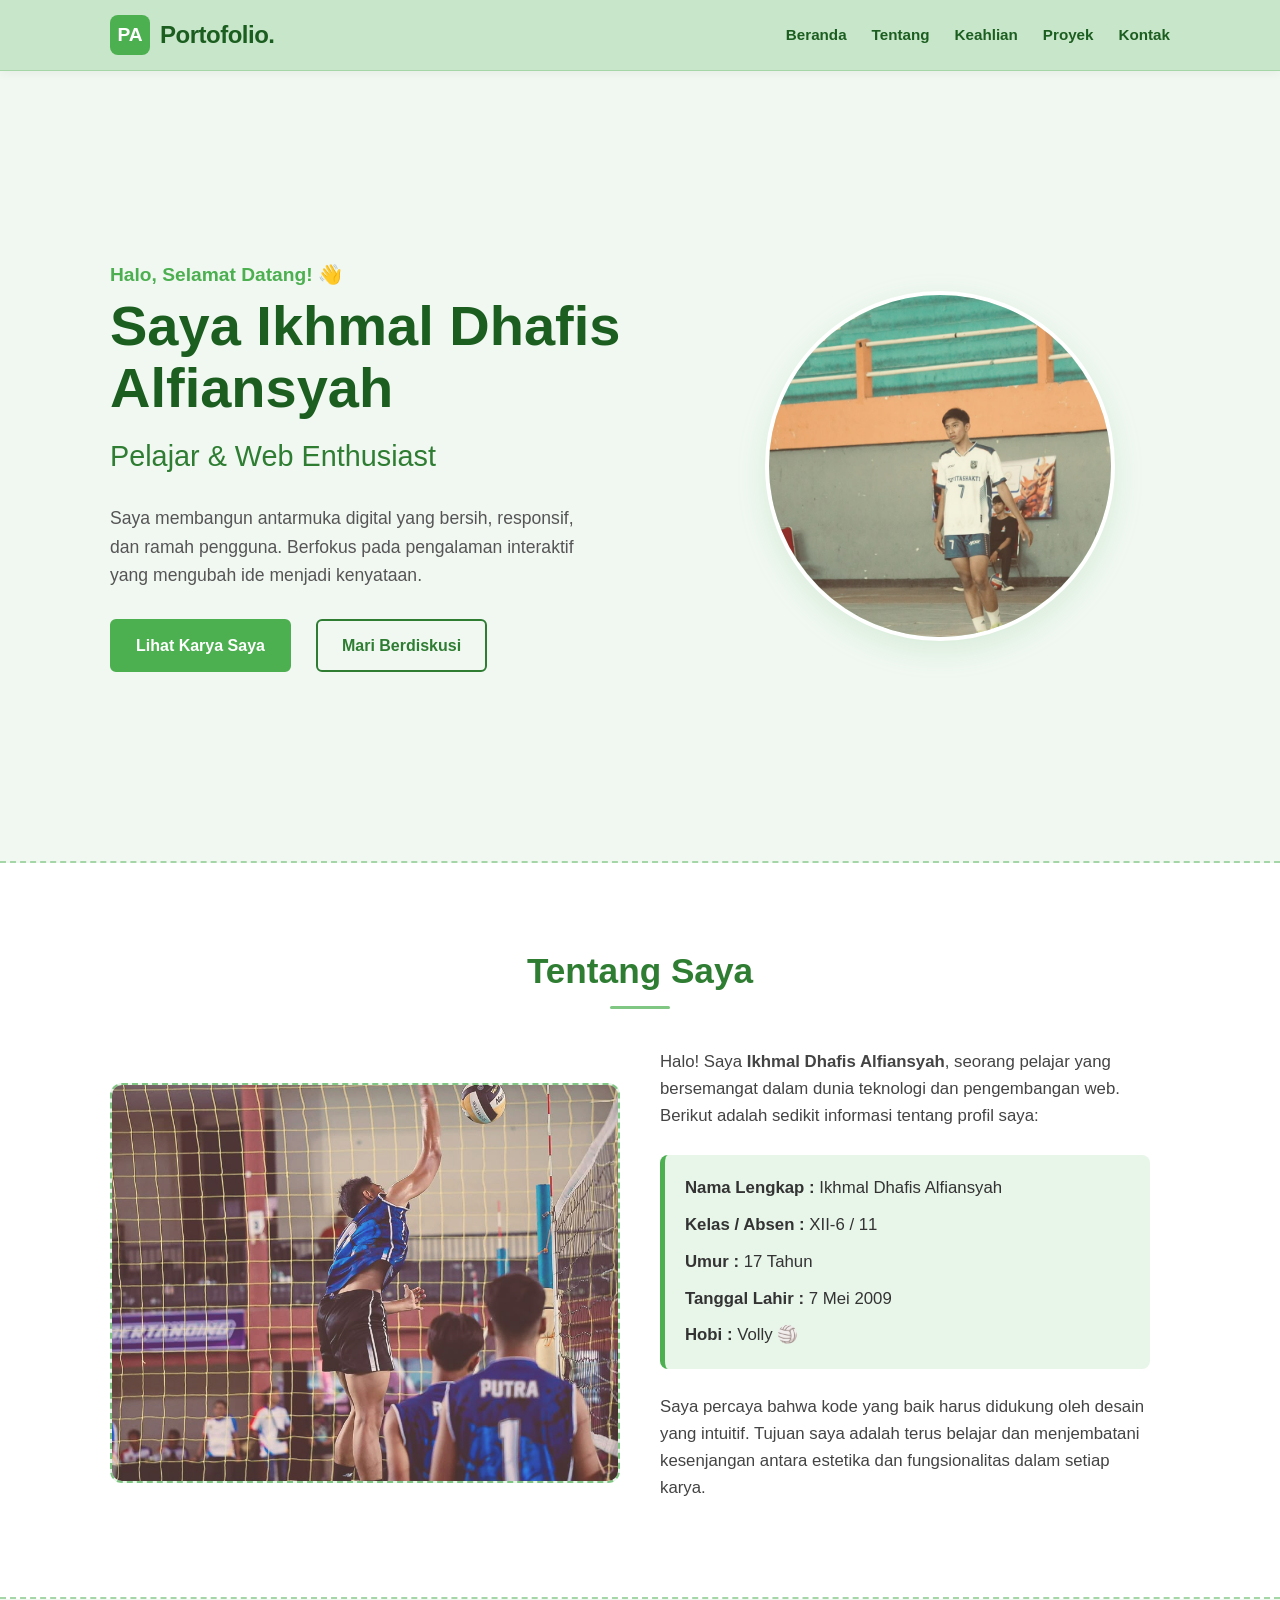
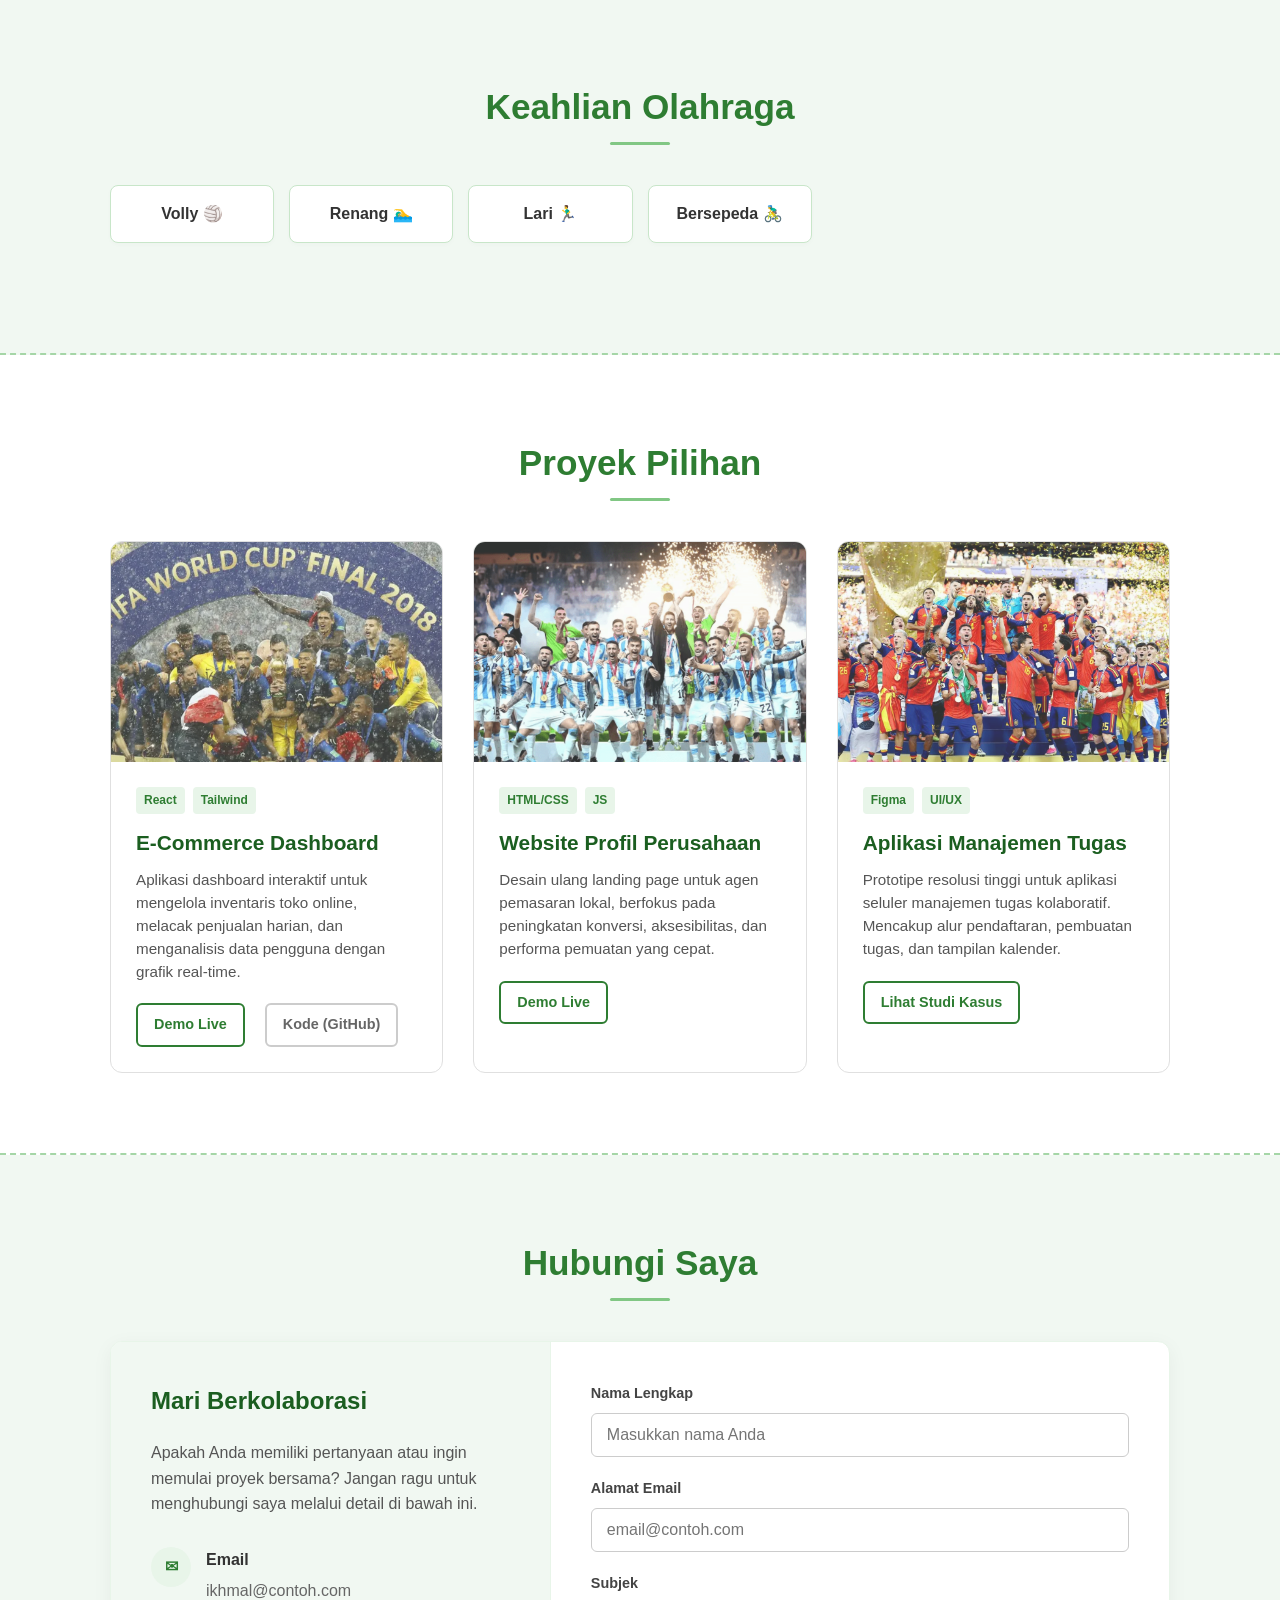
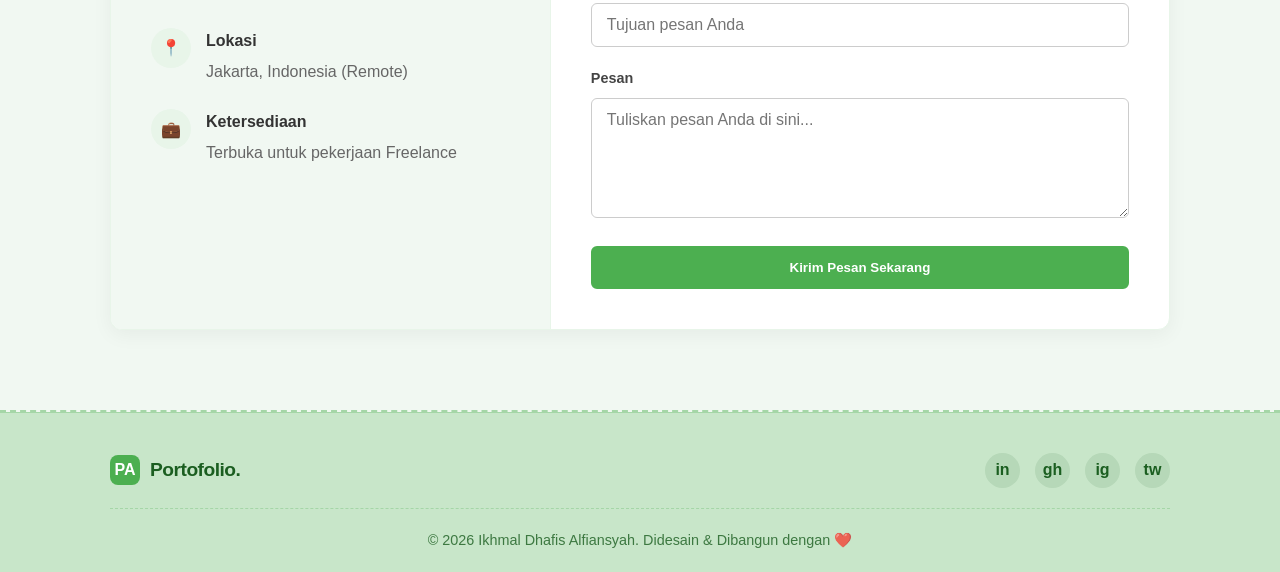
<file: BIODATA/Untitled-1.html>
<!doctype html>
<html lang="id">
  <head>
    <meta charset="UTF-8" />
    <meta name="viewport" content="width=device-width, initial-scale=1.0" />
    <title>Wireframe Portofolio</title>
    <style>
      /* --- RESET & VARIABEL DASAR --- */
      * {
        margin: 0;
        padding: 0;
        box-sizing: border-box;
        font-family: 'Segoe UI', Tahoma, Geneva, Verdana, sans-serif;
      }

      body {
        line-height: 1.6;
        color: #333;
        background-color: #fff;
        scroll-behavior: smooth;
      }

      .container {
        max-width: 1100px;
        margin: 0 auto;
        padding: 0 20px;
      }

      .section {
        padding: 80px 0;
        border-bottom: 2px dashed #a5d6a7;
      }

      .bg-light {
        background-color: #f1f8f2;
      }

      .section-title {
        text-align: center;
        margin-bottom: 40px;
        font-size: 2.2rem;
        color: #2e7d32;
        position: relative;
        padding-bottom: 10px;
      }

      .section-title::after {
        content: '';
        position: absolute;
        bottom: 0;
        left: 50%;
        transform: translateX(-50%);
        width: 60px;
        height: 3px;
        background-color: #81c784;
        border-radius: 2px;
      }

      /* --- KOTAK WIREFRAME --- */
      .wireframe-box {
        background-color: #e8f5e9;
        border: 2px dashed #81c784;
        color: #4caf50;
        display: flex;
        align-items: center;
        justify-content: center;
        text-align: center;
        font-weight: 600;
        border-radius: 8px;
        overflow: hidden;
      }

      .wireframe-box img {
        width: 100%;
        height: 100%;
        object-fit: cover;
        opacity: 0.8;
        transition: opacity 0.3s;
      }

      .wireframe-box:hover img {
        opacity: 1;
      }

      /* --- TOMBOL (BUTTONS) --- */
      .btn {
        display: inline-block;
        padding: 12px 24px;
        background-color: #4caf50;
        color: #fff;
        text-decoration: none;
        border: 2px solid #4caf50;
        margin-right: 10px;
        cursor: pointer;
        border-radius: 6px;
        font-weight: 600;
        transition: all 0.3s ease;
      }

      .btn:hover {
        background-color: #388e3c;
        border-color: #388e3c;
        transform: translateY(-2px);
        box-shadow: 0 4px 8px rgba(76, 175, 80, 0.2);
      }

      .btn-outline {
        background-color: transparent;
        color: #2e7d32;
        border-color: #2e7d32;
      }

      .btn-outline:hover {
        background-color: #2e7d32;
        color: #fff;
      }

      /* --- NAVIGASI --- */
      .navbar {
        background-color: #c8e6c9;
        border-bottom: 1px solid #a5d6a7;
        position: sticky;
        top: 0;
        z-index: 100;
        box-shadow: 0 2px 10px rgba(0, 0, 0, 0.05);
      }

      .nav-container {
        display: flex;
        justify-content: space-between;
        align-items: center;
        height: 70px;
      }

      .logo-container {
        display: flex;
        align-items: center;
        gap: 10px;
      }

      .logo-img {
        width: 40px;
        height: 40px;
        background-color: #4caf50;
        color: white;
        display: flex;
        align-items: center;
        justify-content: center;
        font-weight: bold;
        font-size: 1.2rem;
        border-radius: 8px;
      }

      .logo-text {
        font-size: 1.5rem;
        font-weight: bold;
        color: #1b5e20;
        letter-spacing: -0.5px;
      }

      .nav-links {
        list-style: none;
        display: flex;
      }

      .nav-links li {
        margin-left: 25px;
      }

      .nav-links a {
        text-decoration: none;
        color: #1b5e20;
        font-weight: 600;
        font-size: 0.95rem;
        transition: color 0.3s;
        position: relative;
      }

      .nav-links a::after {
        content: '';
        position: absolute;
        width: 0;
        height: 2px;
        bottom: -5px;
        left: 0;
        background-color: #4caf50;
        transition: width 0.3s;
      }

      .nav-links a:hover {
        color: #4caf50;
      }

      .nav-links a:hover::after {
        width: 100%;
      }

      /* --- HERO SECTION --- */
      .hero-container {
        display: flex;
        align-items: center;
        justify-content: space-between;
        gap: 50px;
        min-height: 70vh;
      }

      .hero-content {
        flex: 1.2;
      }

      .hero-greeting {
        color: #4caf50;
        font-weight: 600;
        font-size: 1.2rem;
        margin-bottom: 5px;
        display: block;
      }

      .hero-content h1 {
        font-size: 3.5rem;
        line-height: 1.1;
        margin-bottom: 15px;
        color: #1b5e20;
      }

      .hero-content h2 {
        color: #2e7d32;
        margin-bottom: 25px;
        font-size: 1.8rem;
        font-weight: 500;
      }

      .hero-content p {
        margin-bottom: 30px;
        font-size: 1.1rem;
        color: #555;
        max-width: 90%;
      }

      .hero-buttons {
        display: flex;
        gap: 15px;
      }

      .hero-image {
        flex: 1;
        display: flex;
        justify-content: center;
      }

      .hero-image .wireframe-box {
        width: 350px;
        height: 350px;
        border-radius: 50%;
        border: 4px solid #fff;
        box-shadow: 0 10px 30px rgba(76, 175, 80, 0.15);
        background-color: #c8e6c9;
      }

      /* --- TENTANG SAYA --- */
      .about-grid {
        display: grid;
        grid-template-columns: 1fr 1fr;
        gap: 40px;
        align-items: center;
      }

      .about-image {
        height: 400px;
        border-radius: 12px;
      }

      .about-text {
        padding-right: 20px;
      }

      .about-text p {
        margin-bottom: 15px;
        color: #444;
        font-size: 1.05rem;
      }

      /* --- KEAHLIAN (SKILLS) --- */
      .skills-category {
        margin-bottom: 30px;
      }

      .skills-category h3 {
        color: #2e7d32;
        margin-bottom: 15px;
        font-size: 1.2rem;
      }

      .skills-grid {
        display: grid;
        grid-template-columns: repeat(auto-fill, minmax(150px, 1fr));
        gap: 15px;
      }

      .skill-item {
        padding: 15px;
        border-radius: 8px;
        background-color: white;
        border: 1px solid #c8e6c9;
        box-shadow: 0 2px 5px rgba(0, 0, 0, 0.02);
        font-weight: 600;
        color: #333;
        transition:
          transform 0.2s,
          border-color 0.2s;
      }

      .skill-item:hover {
        transform: translateY(-3px);
        border-color: #4caf50;
      }

      /* --- PROYEK --- */
      .project-grid {
        display: grid;
        grid-template-columns: repeat(auto-fit, minmax(320px, 1fr));
        gap: 30px;
      }

      .project-card {
        border: 1px solid #e0e0e0;
        background-color: #fff;
        border-radius: 12px;
        overflow: hidden;
        transition: all 0.3s ease;
      }

      .project-card:hover {
        transform: translateY(-8px);
        box-shadow: 0 12px 20px rgba(76, 175, 80, 0.1);
        border-color: #a5d6a7;
      }

      .project-img {
        height: 220px;
        border-bottom: 1px solid #eee;
        border-radius: 0;
        border: none;
      }

      .project-info {
        padding: 25px;
      }

      .project-tags {
        display: flex;
        gap: 8px;
        margin-bottom: 12px;
      }

      .tag {
        font-size: 0.75rem;
        background-color: #e8f5e9;
        color: #2e7d32;
        padding: 4px 8px;
        border-radius: 4px;
        font-weight: 600;
      }

      .project-info h3 {
        margin-bottom: 10px;
        color: #1b5e20;
        font-size: 1.3rem;
      }

      .project-info p {
        margin-bottom: 20px;
        color: #555;
        font-size: 0.95rem;
        line-height: 1.5;
      }

      .project-links {
        display: flex;
        gap: 10px;
      }

      /* --- KONTAK --- */
      .contact-wrapper {
        background-color: white;
        border-radius: 12px;
        box-shadow: 0 5px 20px rgba(0, 0, 0, 0.05);
        display: flex;
        overflow: hidden;
        border: 1px solid #e8f5e9;
      }

      .contact-info {
        flex: 1;
        background-color: #f1f8f2;
        padding: 40px;
        border-right: 1px solid #e8f5e9;
      }

      .contact-info h3 {
        color: #1b5e20;
        margin-bottom: 20px;
        font-size: 1.5rem;
      }

      .info-item {
        margin-bottom: 25px;
        display: flex;
        align-items: flex-start;
        gap: 15px;
      }

      .info-icon {
        width: 40px;
        height: 40px;
        background-color: #e8f5e9;
        border-radius: 50%;
        display: flex;
        align-items: center;
        justify-content: center;
        color: #2e7d32;
        font-weight: bold;
        flex-shrink: 0;
      }

      .info-text h4 {
        color: #333;
        margin-bottom: 5px;
      }

      .info-text p {
        color: #666;
      }

      .contact-form {
        flex: 1.5;
        padding: 40px;
      }

      .form-group {
        margin-bottom: 20px;
      }

      .form-group label {
        display: block;
        margin-bottom: 8px;
        color: #444;
        font-weight: 600;
        font-size: 0.9rem;
      }

      .form-control {
        width: 100%;
        padding: 12px 15px;
        border: 1px solid #ccc;
        border-radius: 6px;
        font-size: 1rem;
        transition: border-color 0.3s;
      }

      .form-control:focus {
        outline: none;
        border-color: #4caf50;
        box-shadow: 0 0 0 3px rgba(76, 175, 80, 0.1);
      }

      textarea.form-control {
        resize: vertical;
        min-height: 120px;
      }

      /* --- FOOTER --- */
      .footer {
        background-color: #c8e6c9;
        color: #1b5e20;
        padding: 40px 0 20px;
        border-top: 1px solid #a5d6a7;
      }

      .footer-content {
        display: flex;
        justify-content: space-between;
        align-items: center;
        margin-bottom: 20px;
        padding-bottom: 20px;
        border-bottom: 1px dashed #a5d6a7;
      }

      .social-links {
        display: flex;
        gap: 15px;
      }

      .social-icon {
        width: 35px;
        height: 35px;
        border-radius: 50%;
        background-color: rgba(27, 94, 32, 0.1);
        color: #1b5e20;
        display: flex;
        align-items: center;
        justify-content: center;
        text-decoration: none;
        font-weight: bold;
        transition: all 0.3s;
      }

      .social-icon:hover {
        background-color: #1b5e20;
        color: white;
      }

      .copyright {
        text-align: center;
        font-size: 0.9rem;
        opacity: 0.8;
      }

      /* --- RESPONSIVE --- */
      @media (max-width: 768px) {
        .nav-links {
          display: none; /* Sembunyikan menu di mobile (bisa diganti dgn hamburger menu nanti) */
        }

        .hero-container {
          flex-direction: column-reverse;
          text-align: center;
          gap: 30px;
          padding-top: 40px;
        }

        .hero-content p {
          margin: 0 auto 30px;
        }

        .hero-buttons {
          justify-content: center;
        }

        .hero-image .wireframe-box {
          width: 280px;
          height: 280px;
        }

        .about-grid {
          grid-template-columns: 1fr;
        }

        .contact-wrapper {
          flex-direction: column;
        }

        .footer-content {
          flex-direction: column;
          gap: 20px;
        }
      }
    </style>
  </head>
  <body>
    <!-- Menu Navigasi -->
    <header class="navbar">
      <div class="container nav-container">
        <div class="logo-container">
          <!-- Dummy Logo: Kotak inisial -->
          <div class="logo-img">PA</div>
          <div class="logo-text">Portofolio.</div>
        </div>
        <nav>
          <ul class="nav-links">
            <li><a href="#hero">Beranda</a></li>
            <li><a href="#about">Tentang</a></li>
            <li><a href="#skills">Keahlian</a></li>
            <li><a href="#projects">Proyek</a></li>
            <li><a href="#contact">Kontak</a></li>
          </ul>
        </nav>
      </div>
    </header>

    <!-- Bagian Hero -->
    <section id="hero" class="section bg-light">
      <div class="container hero-container">
        <div class="hero-content">
          <span class="hero-greeting">Halo, Selamat Datang! 👋</span>
          <h1>Saya Ikhmal Dhafis Alfiansyah</h1>
          <h2>Pelajar & Web Enthusiast</h2>
          <p>Saya membangun antarmuka digital yang bersih, responsif, dan ramah pengguna. Berfokus pada pengalaman interaktif yang mengubah ide menjadi kenyataan.</p>
          <div class="hero-buttons">
            <a href="#projects" class="btn">Lihat Karya Saya</a>
            <a href="#contact" class="btn btn-outline">Mari Berdiskusi</a>
          </div>
        </div>
        <div class="hero-image">
          <!-- Dummy Foto Profil -->
          <div class="wireframe-box">
            <img src="WhatsApp Image 2026-08-04 at 09.57.56.jpeg" alt="Foto Profil Dummy" />
          </div>
        </div>
      </div>
    </section>

    <!-- Bagian Tentang Saya -->
    <section id="about" class="section">
      <div class="container">
        <h2 class="section-title">Tentang Saya</h2>
        <div class="about-grid">
          <div class="about-image wireframe-box">
            <img src="WhatsApp Image 2026-08-04 at 09.57.56 (1).jpeg" alt="Foto Ikhmal" />
          </div>
          <div class="about-text">
            <p>Halo! Saya <strong>Ikhmal Dhafis Alfiansyah</strong>, seorang pelajar yang bersemangat dalam dunia teknologi dan pengembangan web. Berikut adalah sedikit informasi tentang profil saya:</p>

            <!-- Kotak Info Pribadi -->
            <div style="margin: 25px 0; background-color: #e8f5e9; padding: 20px; border-radius: 8px; border-left: 5px solid #4caf50">
              <ul style="list-style-type: none; padding: 0; margin: 0; color: #333; font-size: 1.05rem">
                <li style="margin-bottom: 10px"><strong>Nama Lengkap :</strong> Ikhmal Dhafis Alfiansyah</li>
                <li style="margin-bottom: 10px"><strong>Kelas / Absen :</strong> XII-6 / 11</li>
                <li style="margin-bottom: 10px"><strong>Umur :</strong> 17 Tahun</li>
                <li style="margin-bottom: 10px"><strong>Tanggal Lahir :</strong> 7 Mei 2009</li>
                <li style="margin-bottom: 0"><strong>Hobi :</strong> Volly 🏐</li>
              </ul>
            </div>

            <p>Saya percaya bahwa kode yang baik harus didukung oleh desain yang intuitif. Tujuan saya adalah terus belajar dan menjembatani kesenjangan antara estetika dan fungsionalitas dalam setiap karya.</p>
          </div>
        </div>
      </div>
    </section>

    <!-- Bagian Keahlian -->
    <section id="skills" class="section bg-light">
      <div class="container">
        <h2 class="section-title">Keahlian Olahraga</h2>

        <div class="skills-category">
          <div class="skills-grid">
            <div class="skill-item wireframe-box">Volly 🏐</div>
            <div class="skill-item wireframe-box">Renang 🏊‍♂️</div>
            <div class="skill-item wireframe-box">Lari 🏃‍♂️</div>
            <div class="skill-item wireframe-box">Bersepeda 🚴‍♂️</div>
          </div>
        </div>
      </div>
    </section>

    <!-- Bagian Proyek -->
    <section id="projects" class="section">
      <div class="container">
        <h2 class="section-title">Proyek Pilihan</h2>
        <div class="project-grid">
          <!-- Kartu Proyek 1 -->
          <div class="project-card">
            <div class="project-img wireframe-box">
              <img src="_102539689_048182298-1.jpg.webp" alt="Proyek 1" />
            </div>
            <div class="project-info">
              <div class="project-tags">
                <span class="tag">React</span>
                <span class="tag">Tailwind</span>
              </div>
              <h3>E-Commerce Dashboard</h3>
              <p>Aplikasi dashboard interaktif untuk mengelola inventaris toko online, melacak penjualan harian, dan menganalisis data pengguna dengan grafik real-time.</p>
              <div class="project-links">
                <a href="#" class="btn btn-outline" style="padding: 8px 16px; font-size: 0.9rem">Demo Live</a>
                <a href="#" class="btn btn-outline" style="padding: 8px 16px; font-size: 0.9rem; border-color: #ccc; color: #666">Kode (GitHub)</a>
              </div>
            </div>
          </div>

          <!-- Kartu Proyek 2 -->
          <div class="project-card">
            <div class="project-img wireframe-box">
              <img src="FOTO2.png" alt="Proyek 2" />
            </div>
            <div class="project-info">
              <div class="project-tags">
                <span class="tag">HTML/CSS</span>
                <span class="tag">JS</span>
              </div>
              <h3>Website Profil Perusahaan</h3>
              <p>Desain ulang landing page untuk agen pemasaran lokal, berfokus pada peningkatan konversi, aksesibilitas, dan performa pemuatan yang cepat.</p>
              <div class="project-links">
                <a href="#" class="btn btn-outline" style="padding: 8px 16px; font-size: 0.9rem">Demo Live</a>
              </div>
            </div>
          </div>

          <!-- Kartu Proyek 3 -->
          <div class="project-card">
            <div class="project-img wireframe-box">
              <img src="FOTO P.jpeg" alt="Proyek 3" />
            </div>
            <div class="project-info">
              <div class="project-tags">
                <span class="tag">Figma</span>
                <span class="tag">UI/UX</span>
              </div>
              <h3>Aplikasi Manajemen Tugas</h3>
              <p>Prototipe resolusi tinggi untuk aplikasi seluler manajemen tugas kolaboratif. Mencakup alur pendaftaran, pembuatan tugas, dan tampilan kalender.</p>
              <div class="project-links">
                <a href="#" class="btn btn-outline" style="padding: 8px 16px; font-size: 0.9rem">Lihat Studi Kasus</a>
              </div>
            </div>
          </div>
        </div>
      </div>
    </section>

    <!-- Bagian Kontak -->
    <section id="contact" class="section bg-light">
      <div class="container">
        <h2 class="section-title">Hubungi Saya</h2>
        <div class="contact-wrapper">
          <!-- Info Kontak -->
          <div class="contact-info">
            <h3>Mari Berkolaborasi</h3>
            <p style="margin-bottom: 30px; color: #555">Apakah Anda memiliki pertanyaan atau ingin memulai proyek bersama? Jangan ragu untuk menghubungi saya melalui detail di bawah ini.</p>

            <div class="info-item">
              <div class="info-icon">✉</div>
              <div class="info-text">
                <h4>Email</h4>
                <p>ikhmal@contoh.com</p>
              </div>
            </div>

            <div class="info-item">
              <div class="info-icon">📍</div>
              <div class="info-text">
                <h4>Lokasi</h4>
                <p>Jakarta, Indonesia (Remote)</p>
              </div>
            </div>

            <div class="info-item">
              <div class="info-icon">💼</div>
              <div class="info-text">
                <h4>Ketersediaan</h4>
                <p>Terbuka untuk pekerjaan Freelance</p>
              </div>
            </div>
          </div>

          <!-- Form Kontak -->
          <div class="contact-form">
            <form
              onsubmit="
                event.preventDefault();
                alert('Ini adalah simulasi. Form tidak benar-benar dikirim.');
              "
            >
              <div class="form-group">
                <label for="name">Nama Lengkap</label>
                <input type="text" id="name" class="form-control" placeholder="Masukkan nama Anda" required />
              </div>

              <div class="form-group">
                <label for="email">Alamat Email</label>
                <input type="email" id="email" class="form-control" placeholder="email@contoh.com" required />
              </div>

              <div class="form-group">
                <label for="subject">Subjek</label>
                <input type="text" id="subject" class="form-control" placeholder="Tujuan pesan Anda" />
              </div>

              <div class="form-group">
                <label for="message">Pesan</label>
                <textarea id="message" class="form-control" placeholder="Tuliskan pesan Anda di sini..." required></textarea>
              </div>

              <button type="submit" class="btn" style="width: 100%">Kirim Pesan Sekarang</button>
            </form>
          </div>
        </div>
      </div>
    </section>

    <!-- Footer -->
    <footer class="footer">
      <div class="container">
        <div class="footer-content">
          <div class="logo-container">
            <div class="logo-img" style="width: 30px; height: 30px; font-size: 1rem">PA</div>
            <div class="logo-text" style="font-size: 1.2rem">Portofolio.</div>
          </div>

          <div class="social-links">
            <!-- Icon Placeholder -->
            <a href="#" class="social-icon" title="LinkedIn">in</a>
            <a href="#" class="social-icon" title="GitHub">gh</a>
            <a href="#" class="social-icon" title="Instagram">ig</a>
            <a href="#" class="social-icon" title="Twitter">tw</a>
          </div>
        </div>
        <p class="copyright">&copy; 2026 Ikhmal Dhafis Alfiansyah. Didesain & Dibangun dengan ❤️</p>
      </div>
    </footer>
  </body>
</html>
</file>
